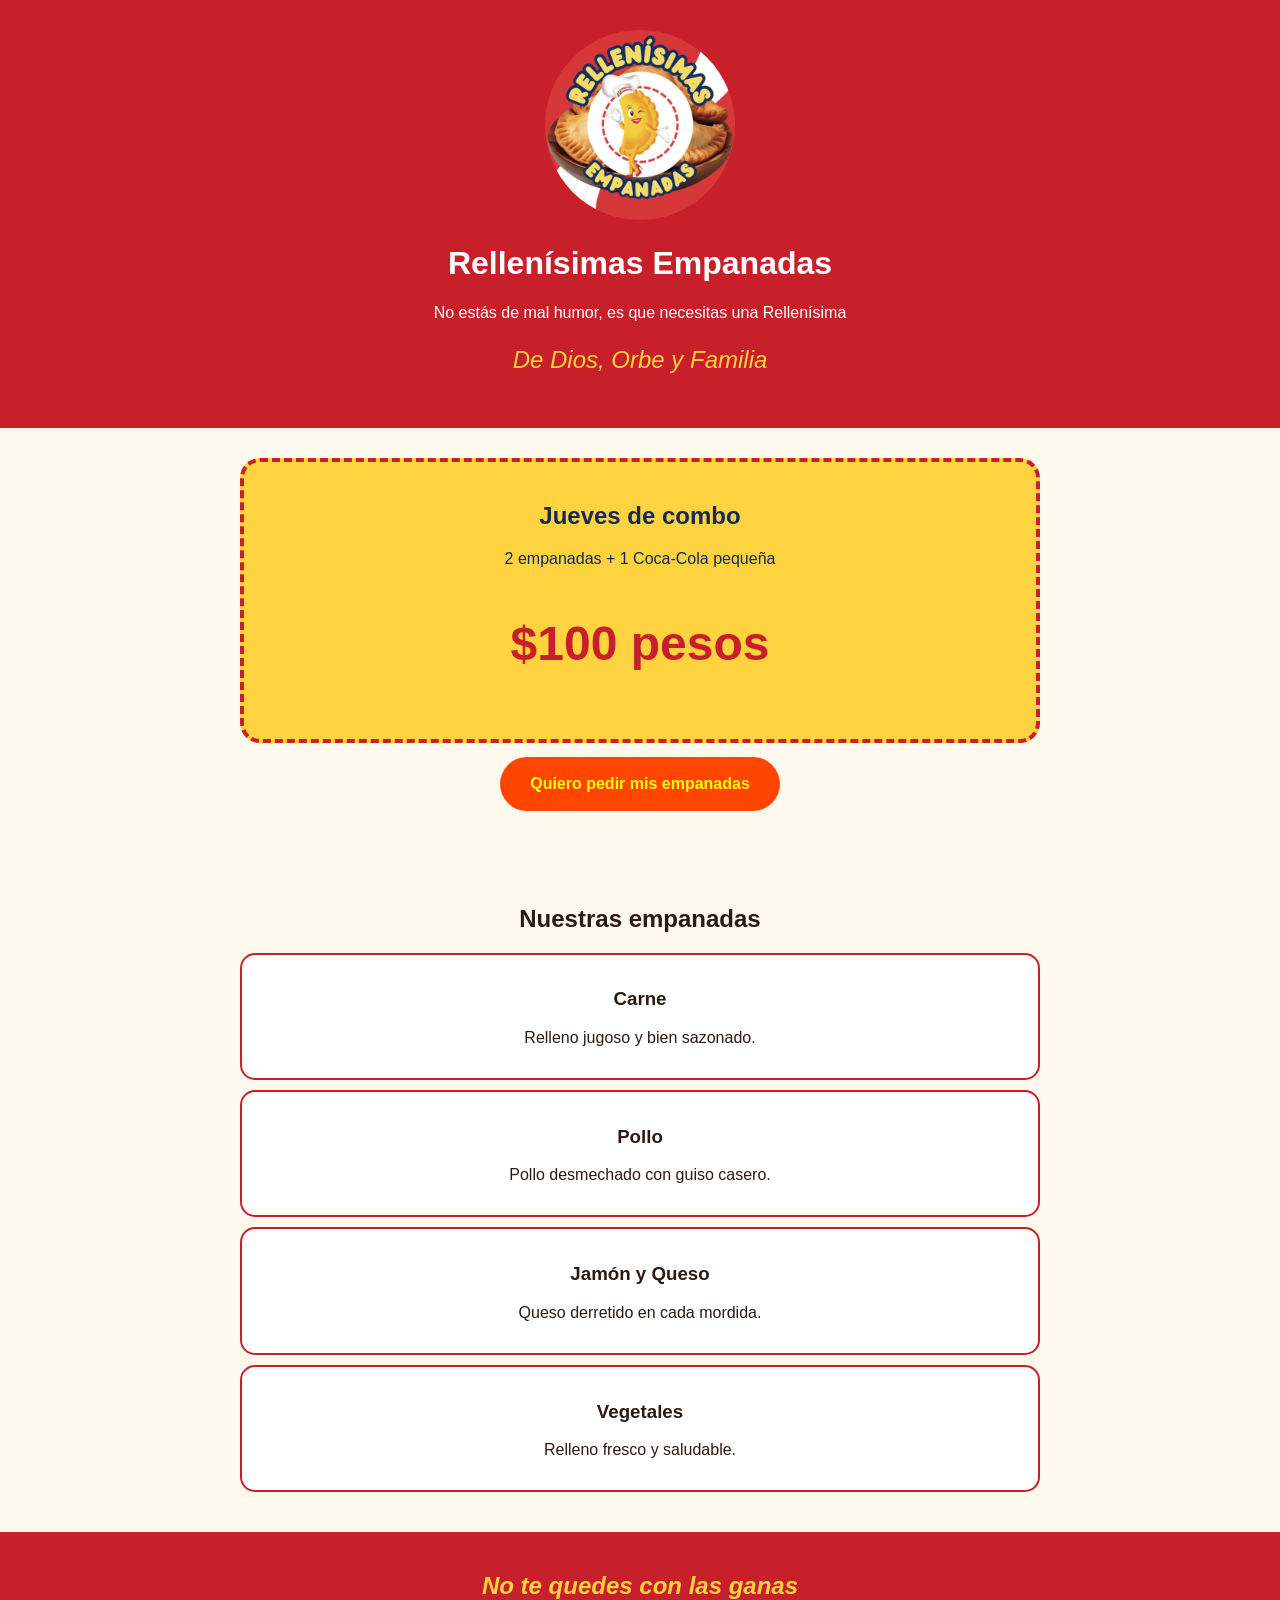
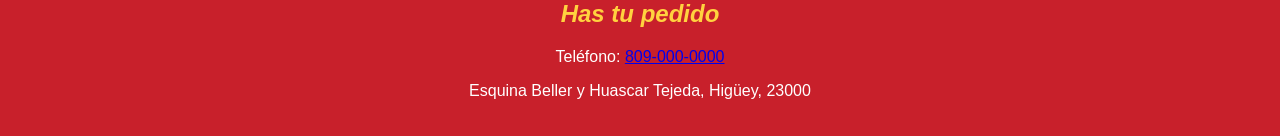
<file: index.html>
<!DOCTYPE html>
<html lang="es">
<head>
  <meta charset="UTF-8">
  <meta name="viewport" content="width=device-width, initial-scale=1.0">
  <title>Rellenísimas Empanadas</title>
  <link rel="stylesheet" href="style.css">
</head>
<body>

  <header>
    <img src="logo.jpg" alt="Logo de Rellenísimas Empanadas" class="logo">
    <h1>Rellenísimas Empanadas</h1>
    <p>No estás de mal humor, es que necesitas una Rellenísima</p>
    <p class="lema">De Dios, Orbe y Familia</p>
  </header>

  <main>
    <section id="combo">
      <div class="combo">
        <h2>Jueves de combo</h2>
        <p>2 empanadas + 1 Coca-Cola pequeña</p>
        <p class="precio">$100 pesos</p>
      </div>
      <a class="pedir" href="carta.html">Quiero pedir mis empanadas</a>
    </section>

    <section id="menu">
      <h2>Nuestras empanadas</h2>

      <div class="empanada">
        <h3>Carne</h3>
        <p>Relleno jugoso y bien sazonado.</p>
      </div>

      <div class="empanada">
        <h3>Pollo</h3>
        <p>Pollo desmechado con guiso casero.</p>
      </div>

      <div class="empanada">
        <h3>Jamón y Queso</h3>
        <p>Queso derretido en cada mordida.</p>
      </div>

      <div class="empanada">
        <h3>Vegetales</h3>
        <p>Relleno fresco y saludable.</p>
      </div>
    </section>
  </main>

  <footer>
    <h2 class="lema"> No te quedes con las ganas<br>
    Has tu pedido</h2>
    <p>Teléfono: <a href="tel:+18090000000">809-000-0000</a></p>
    <p>Esquina Beller y Huascar Tejeda, Higüey, 23000</p>
  </footer>
</body>
</html>
</file>
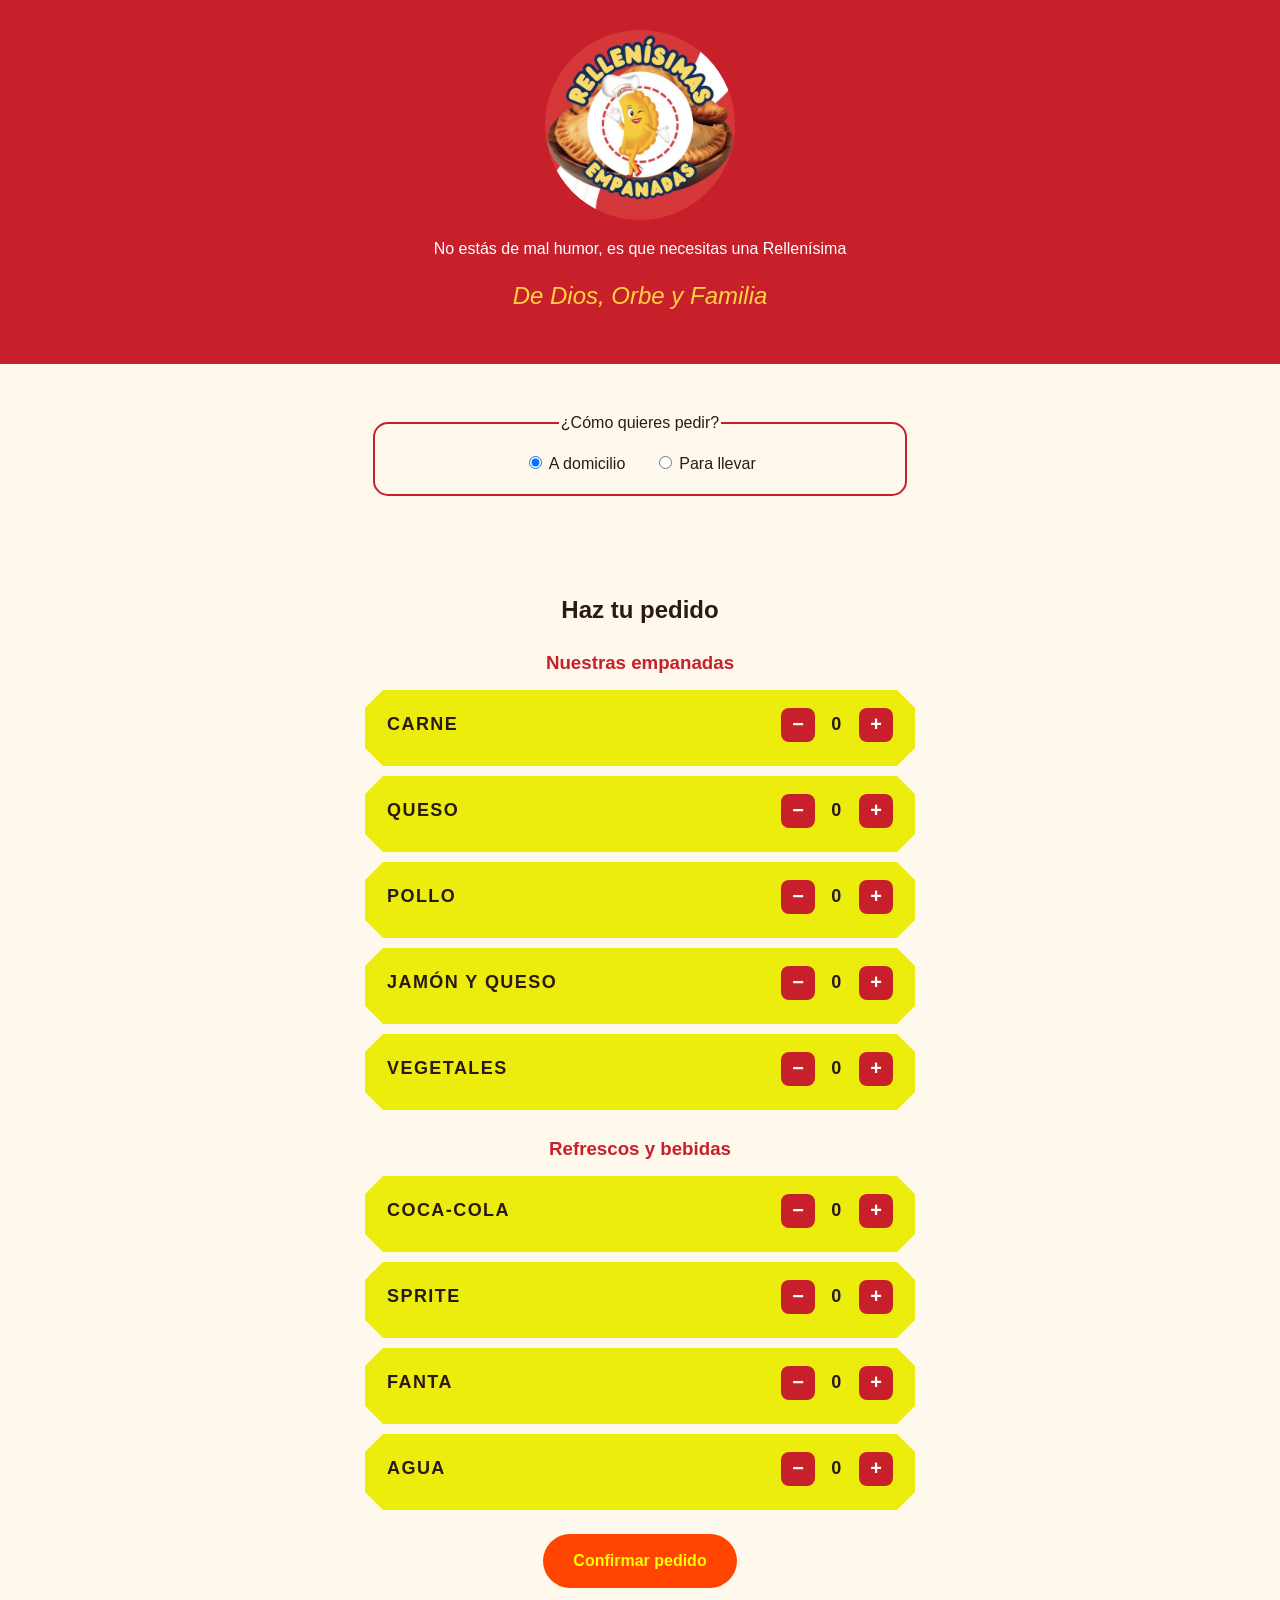
<file: carta.html>
<!DOCTYPE html>
<html lang="es">
<head>
  <meta charset="UTF-8">
  <meta name="viewport" content="width=device-width, initial-scale=1.0">
  <title>Carta - Rellenísimas Empanadas</title>
  <link rel="stylesheet" href="style.css">
</head>
<body>

  <header>
    <img src="logo.jpg" alt="Logo de Rellenísimas Empanadas" class="logo">
    <p>No estás de mal humor, es que necesitas una Rellenísima</p>
    <p class="lema">De Dios, Orbe y Familia</p>
  </header>

  <main>
    <section>
      <fieldset>
        <legend>¿Cómo quieres pedir?</legend>
        <label>
          <input type="radio" name="pedido" value="domicilio" checked> A domicilio
        </label>
        <label>
          <input type="radio" name="pedido" value="llevar"> Para llevar
        </label>
      </fieldset>
    </section>

    <section>
      <h2>Haz tu pedido</h2>

      <h3 class="titulo-seccion">Nuestras empanadas</h3>
      <div id="lista"></div>

      <h3 class="titulo-seccion">Refrescos y bebidas</h3>
      <div id="lista-refrescos"></div>

      <button type="button" class="boton" id="confirmar">Confirmar pedido</button>
    </section>
  </main>

  <script>
    const articulos = ["Carne", "Queso", "Pollo", "Jamón y queso", "Vegetales"];
    const refrescos = ["Coca-Cola", "Sprite", "Fanta", "Agua"];

    const cantidades = {};

    function crearLista(productos, contenedorId) {
      const lista = document.getElementById(contenedorId);

      productos.forEach((nombre) => {
        cantidades[nombre] = 0;

        const el = document.createElement("div");
        el.className = "item";
        el.innerHTML = `
          <div class="inner">
            <span class="name"></span>
            <button type="button" class="btn-cantidad" aria-label="Restar una unidad">−</button>
            <span class="count" aria-live="polite">0</span>
            <button type="button" class="btn-cantidad" aria-label="Sumar una unidad">+</button>
          </div>`;

        el.querySelector(".name").textContent = nombre;
        const contador = el.querySelector(".count");
        const [restar, sumar] = el.querySelectorAll("button");

        sumar.addEventListener("click", () => {
          cantidades[nombre]++;
          contador.textContent = cantidades[nombre];
        });

        restar.addEventListener("click", () => {
          if (cantidades[nombre] > 0) {
            cantidades[nombre]--;
            contador.textContent = cantidades[nombre];
          }
        });

        lista.appendChild(el);
      });
    }

    crearLista(articulos, "lista");
    crearLista(refrescos, "lista-refrescos");

    document.getElementById("confirmar").addEventListener("click", () => {
      const tipo = document.querySelector('input[name="pedido"]:checked').value;
      const resumen = Object.entries(cantidades)
        .filter(([, cantidad]) => cantidad > 0)
        .map(([nombre, cantidad]) => `${cantidad} x ${nombre}`);

      if (resumen.length === 0) {
        alert("Agrega al menos un producto a tu pedido.");
        return;
      }

      alert(`Pedido (${tipo === "domicilio" ? "A domicilio" : "Para llevar"}):\n${resumen.join("\n")}`);
    });
  </script>

</body>
</html>
</file>
<file: style.css>
/* Imagen del encabezado */
.logo {
  width: 190px;
  height: 190px;
  border-radius: 100%;
  object-fit: cover;
}

body {
  margin: 0;
  font-family: Arial, sans-serif;
  background-color: #fff8ec;
  color: #2a1a14;
  text-align: center;
}

/* Cada sección tiene un espacio adentro */
section {
  padding: 30px 20px;
  max-width: 800px;
  margin: 0 auto;
}

/* Encabezado rojo */
header {
  background-color: #c8202b;
  color: white;
  padding: 30px 20px;
}

.lema {
  color: #ffd23f;
  font-style: italic;
  font-size: 24px;
}

/* Títulos de las secciones del pedido */
.titulo-seccion {
  color: #c8202b;
  margin: 28px 0 16px;
}

/* Caja amarilla del combo */
.combo {
  background-color: #ffd23f;
  color: #14285a;
  border: 4px dashed #c8202b;
  border-radius: 20px;
  padding: 20px;
}

.precio {
  font-size: 48px;
  font-weight: bold;
  color: #c8202b;
}

/* Cada empanada del menú */
.empanada {
  background-color: white;
  border: 2px solid #c8202b;
  border-radius: 15px;
  padding: 15px;
  margin: 10px 0;
}

/* Pie de página */
footer {
  background-color: #c8202b;
  color: white;
  padding: 20px;
}

footer h2 {
  color: #ffd23f;
}

/* Tarjetas de productos con esquinas recortadas */
.item {
  box-sizing: border-box;
  margin: 10px auto;
  background: rgba(236, 236, 8, 0.973);
  --cut: 18px;
  padding: 18px 22px;
  clip-path: polygon(
    var(--cut) 0,
    calc(100% - var(--cut)) 0,
    100% var(--cut),
    100% calc(100% - var(--cut)),
    calc(100% - var(--cut)) 100%,
    var(--cut) 100%,
    0 calc(100% - var(--cut)),
    0 var(--cut)
  );
  width: min(100%, 550px);
  min-height: 76px;
  font-weight: 800;
  letter-spacing: .08em;
  text-transform: uppercase;
  font-size: 18px;
}

.inner {
  display: flex;
  align-items: center;
  gap: 10px;
}

.name {
  flex: 1;
  text-align: left;
}

.count {
  min-width: 24px;
}

.btn-cantidad {
  border: 0;
  border-radius: 8px;
  background-color: #c8202b;
  color: white;
  font-size: 20px;
  font-weight: bold;
  width: 34px;
  height: 34px;
  cursor: pointer;
}

.btn-cantidad:hover {
  background-color: #9f1720;
}

fieldset {
  border: 2px solid #c8202b;
  border-radius: 15px;
  margin: 20px auto;
  max-width: 500px;
  padding: 15px;
}

fieldset label {
  display: inline-block;
  margin: 6px 12px;
}

.boton,
.pedir {
  display: inline-block;
  padding: 18px 30px;
  margin: 14px 6px;
  border: 0;
  background-color: orangered;
  color: yellow;
  text-decoration: none;
  border-radius: 50px;
  font-weight: bold;
  font-size: 16px;
  cursor: pointer;
}

.boton:hover,
.pedir:hover {
  background-color: #d93600;
}

/* Ajustes para celulares */
@media (max-width: 600px) {
  .logo {
    width: 150px;
    height: 150px;
  }

  section {
    padding: 24px 14px;
  }

  .item {
    padding: 14px;
    font-size: 15px;
    letter-spacing: .04em;
  }

  .boton,
  .pedir {
    padding: 16px 22px;
  }

  fieldset label {
    display: block;
  }
}
</file>
